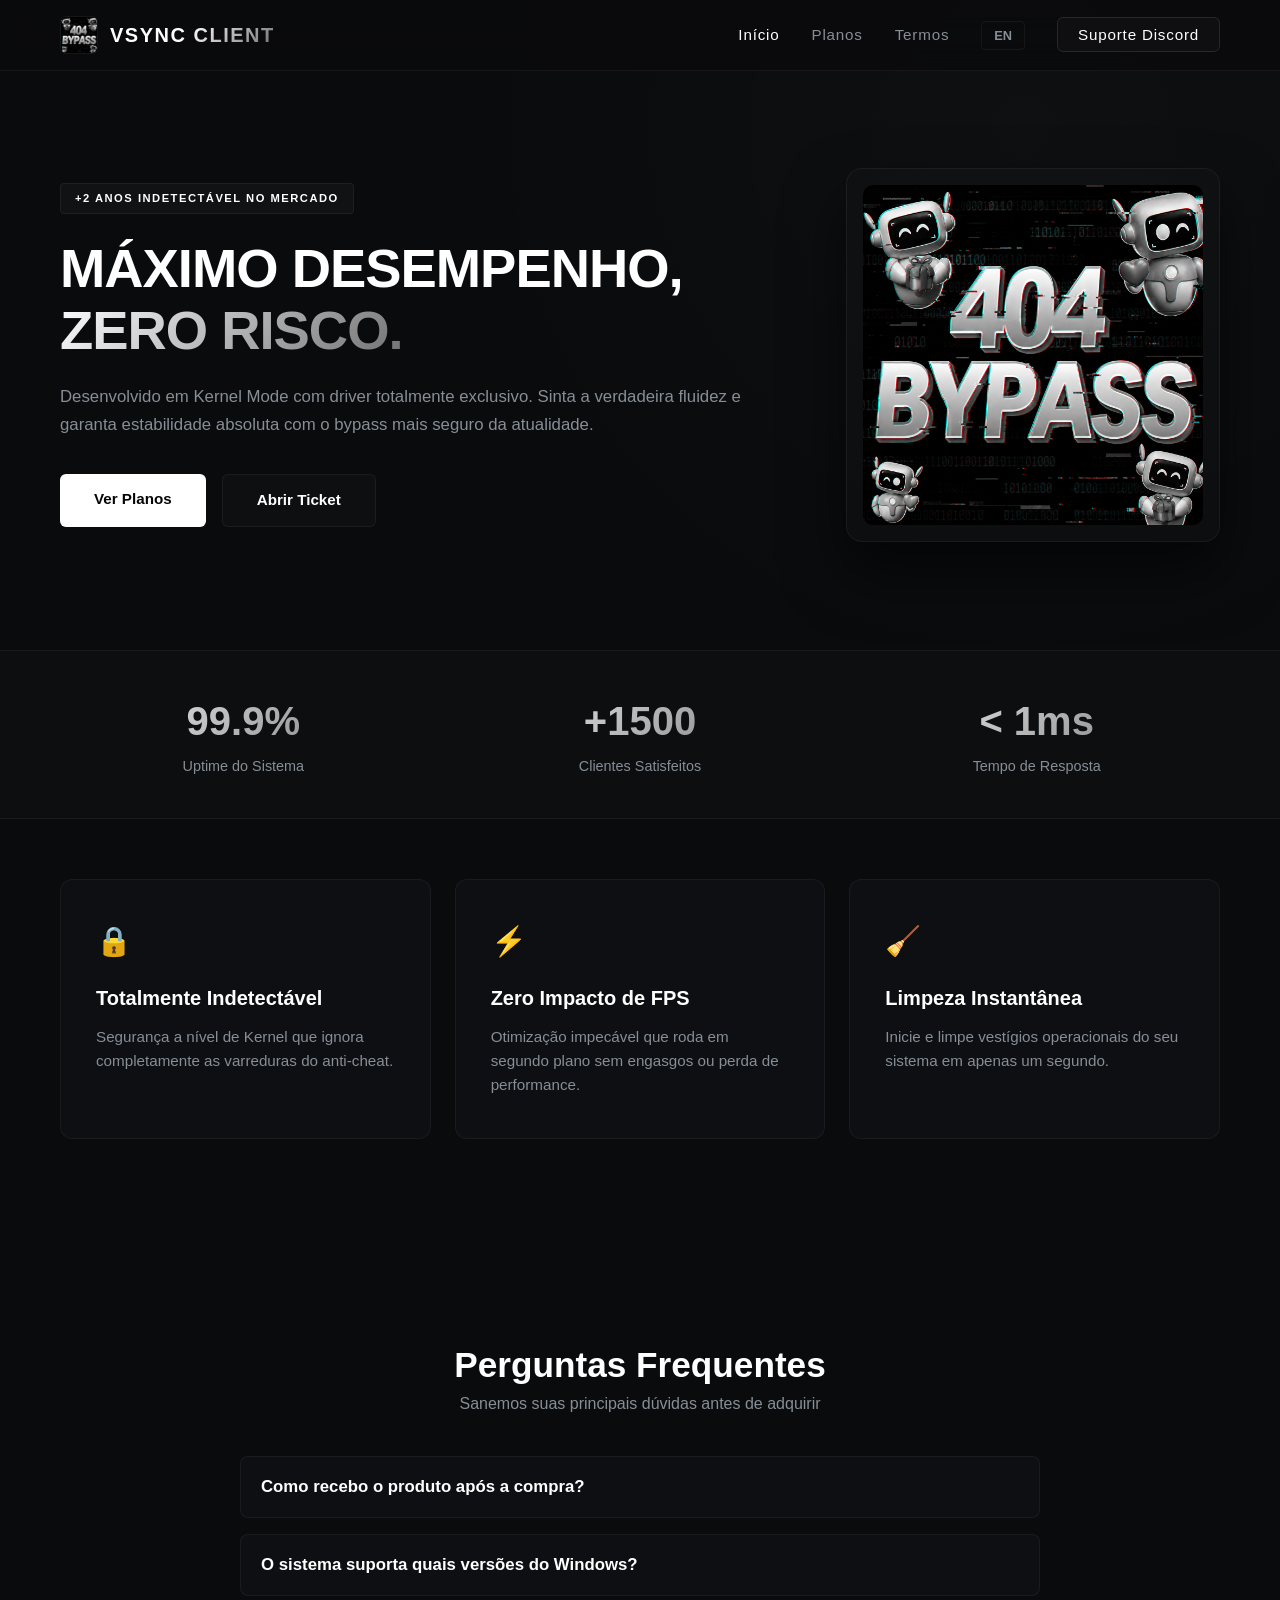
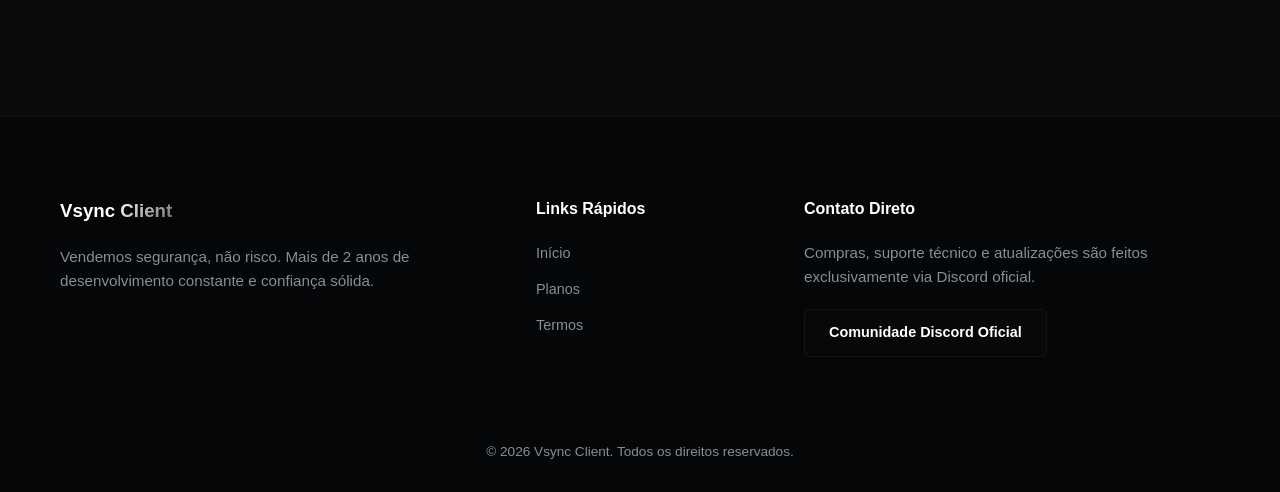
<file: index.html>
<!DOCTYPE html>
<html lang="pt-BR">
<head>
    <meta charset="UTF-8">
    <meta name="viewport" content="width=device-width, initial-scale=1.0">
    <title>Vsync Client | Máximo Desempenho, Zero Risco</title>
    <link rel="stylesheet" href="style.css">
</head>
<body>

    <nav class="navbar">
        <div class="container">
            <div class="nav-container">
                <div class="logo-area">
                    <img src="404.png" alt="Vsync Client" class="nav-logo">
                    <span class="logo-text">Vsync <span class="accent">Client</span></span>
                </div>
                <ul class="nav-links">
                    <li><a href="index.html" class="active" data-lang-pt="Início" data-lang-en="Home">Início</a></li>
                    <li><a href="produtos.html" data-lang-pt="Planos" data-lang-en="Plans">Planos</a></li>
                    <li><a href="termos.html" data-lang-pt="Termos" data-lang-en="Terms">Termos</a></li>
                    <li><button id="lang-toggle" class="btn-lang">EN</button></li>
                    <li><a href="https://discord.gg/RQXc3rwEGZ" target="_blank" class="btn-suporte" data-lang-pt="Suporte Discord" data-lang-en="Discord Support">Suporte Discord</a></li>
                </ul>
            </div>
        </div>
    </nav>

    <div class="page-wrapper">
        <div class="container">
            <div class="hero-grid">
                <div class="hero-content">
                    <span class="badge" data-lang-pt="+2 Anos Indetectável no Mercado" data-lang-en="+2 Years Undetected on Market">+2 Anos Indetectável no Mercado</span>
                    <h1 id="hero-title">MÁXIMO DESEMPENHO, <br><span class="gradient-text">ZERO RISCO.</span></h1>
                    <p id="hero-desc">Desenvolvido em Kernel Mode com driver totalmente exclusivo. Sinta a verdadeira fluidez e garanta estabilidade absoluta com o bypass mais seguro da atualidade.</p>
                    <div class="hero-btns">
                        <a href="produtos.html" class="btn-primary" data-lang-pt="Ver Planos" data-lang-en="View Plans">Ver Planos</a>
                        <a href="https://discord.gg/RQXc3rwEGZ" target="_blank" class="btn-secondary" data-lang-pt="Abrir Ticket" data-lang-en="Open Ticket">Abrir Ticket</a>
                    </div>
                </div>
                <div class="hero-image-area">
                    <div class="logo-glow-wrapper">
                        <img src="404.png" alt="Vsync Logo" class="hero-logo">
                    </div>
                </div>
            </div>
        </div>
    </div>

    <section class="stats-section">
        <div class="container">
            <div class="stats-grid">
                <div class="stat-item">
                    <h2 class="gradient-text">99.9%</h2>
                    <p data-lang-pt="Uptime do Sistema" data-lang-en="System Uptime">Uptime do Sistema</p>
                </div>
                <div class="stat-item">
                    <h2 class="gradient-text">+1500</h2>
                    <p data-lang-pt="Clientes Satisfeitos" data-lang-en="Satisfied Clients">Clientes Satisfeitos</p>
                </div>
                <div class="stat-item">
                    <h2 class="gradient-text">&lt; 1ms</h2>
                    <p data-lang-pt="Tempo de Resposta" data-lang-en="Response Time">Tempo de Resposta</p>
                </div>
            </div>
        </div>
    </section>

    <section class="features">
        <div class="container">
            <div class="features-grid">
                <div class="feature-card">
                    <div class="icon">🔒</div>
                    <h3 data-lang-pt="Totalmente Indetectável" data-lang-en="Fully Undetected">Totalmente Indetectável</h3>
                    <p data-lang-pt="Segurança a nível de Kernel que ignora completamente as varreduras do anti-cheat." data-lang-en="Kernel-level security that completely bypasses anti-cheat scans.">Segurança a nível de Kernel que ignora completamente as varreduras do anti-cheat.</p>
                </div>
                <div class="feature-card">
                    <div class="icon">⚡</div>
                    <h3 data-lang-pt="Zero Impacto de FPS" data-lang-en="Zero FPS Impact">Zero Impacto de FPS</h3>
                    <p data-lang-pt="Otimização impecável que roda em segundo plano sem engasgos ou perda de performance." data-lang-en="Impeccable optimization running in the background without stutters or performance loss.">Otimização impecável que roda em segundo plano sem engasgos ou perda de performance.</p>
                </div>
                <div class="feature-card">
                    <div class="icon">🧹</div>
                    <h3 data-lang-pt="Limpeza Instantânea" data-lang-en="Instant Cleaner">Limpeza Instantânea</h3>
                    <p data-lang-pt="Inicie e limpe vestígios operacionais do seu sistema em apenas um segundo." data-lang-en="Launch and clean operational traces from your system in just a second.">Inicie e limpe vestígios operacionais do seu sistema em apenas um segundo.</p>
                </div>
            </div>
        </div>
    </section>

    <section class="faq-section">
        <div class="container">
            <div class="faq-header">
                <h2 data-lang-pt="Perguntas Frequentes" data-lang-en="Frequently Asked Questions">Perguntas Frequentes</h2>
                <p data-lang-pt="Sanemos suas principais dúvidas antes de adquirir" data-lang-en="Clear your main doubts before purchasing">Sanemos suas principais dúvidas antes de adquirir</p>
            </div>
            <div class="faq-container">
                <div class="faq-item">
                    <button class="faq-question" data-lang-pt="Como recebo o produto após a compra?" data-lang-en="How do I receive the product after purchase?">Como recebo o produto após a compra?</button>
                    <div class="faq-answer">
                        <p data-lang-pt="A entrega é totalmente automatizada via ticket no nosso Discord logo após a confirmação do pagamento." data-lang-en="Delivery is fully automated via ticket on our Discord right after payment confirmation.">A entrega é totalmente automatizada via ticket no nosso Discord logo após a confirmação do pagamento.</p>
                    </div>
                </div>
                <div class="faq-item">
                    <button class="faq-question" data-lang-pt="O sistema suporta quais versões do Windows?" data-lang-en="Which Windows versions are supported?">O sistema suporta quais versões do Windows?</button>
                    <div class="faq-answer">
                        <p data-lang-pt="Suportamos Windows 10 e Windows 11 em todas as suas builds recentes." data-lang-en="We support Windows 10 and Windows 11 across all recent builds.">Suportamos Windows 10 e Windows 11 em todas as suas builds recentes.</p>
                    </div>
                </div>
            </div>
        </div>
    </section>

    <footer>
        <div class="container">
            <div class="footer-container">
                <div>
                    <h3>Vsync <span class="accent">Client</span></h3>
                    <p data-lang-pt="Vendemos segurança, não risco. Mais de 2 anos de desenvolvimento constante e confiança sólida." data-lang-en="We sell security, not risk. Over 2 years of constant development and solid trust.">Vendemos segurança, não risco. Mais de 2 anos de desenvolvimento constante e confiança sólida.</p>
                </div>
                <div>
                    <h4 data-lang-pt="Links Rápidos" data-lang-en="Quick Links">Links Rápidos</h4>
                    <ul>
                        <li><a href="index.html" data-lang-pt="Início" data-lang-en="Home">Início</a></li>
                        <li><a href="produtos.html" data-lang-pt="Planos" data-lang-en="Plans">Planos</a></li>
                        <li><a href="termos.html" data-lang-pt="Termos" data-lang-en="Terms">Termos</a></li>
                    </ul>
                </div>
                <div>
                    <h4 data-lang-pt="Contato Direto" data-lang-en="Direct Contact">Contato Direto</h4>
                    <p data-lang-pt="Compras, suporte técnico e atualizações são feitos exclusivamente via Discord oficial." data-lang-en="Purchases, technical support, and updates are done exclusively via our official Discord.">Compras, suporte técnico e atualizações são feitos exclusivamente via Discord oficial.</p>
                    <a href="https://discord.gg/RQXc3rwEGZ" target="_blank" class="btn-footer-discord" data-lang-pt="Comunidade Discord Oficial" data-lang-en="Official Discord Community">Comunidade Discord Oficial</a>
                </div>
            </div>
            <div class="footer-bottom">
                <p>&copy; 2026 Vsync Client. <span data-lang-pt="Todos os direitos reservados." data-lang-en="All rights reserved.">Todos os direitos reservados.</span></p>
            </div>
        </div>
    </footer>

    <script src="script.js"></script>
</body>
</html>
</file>
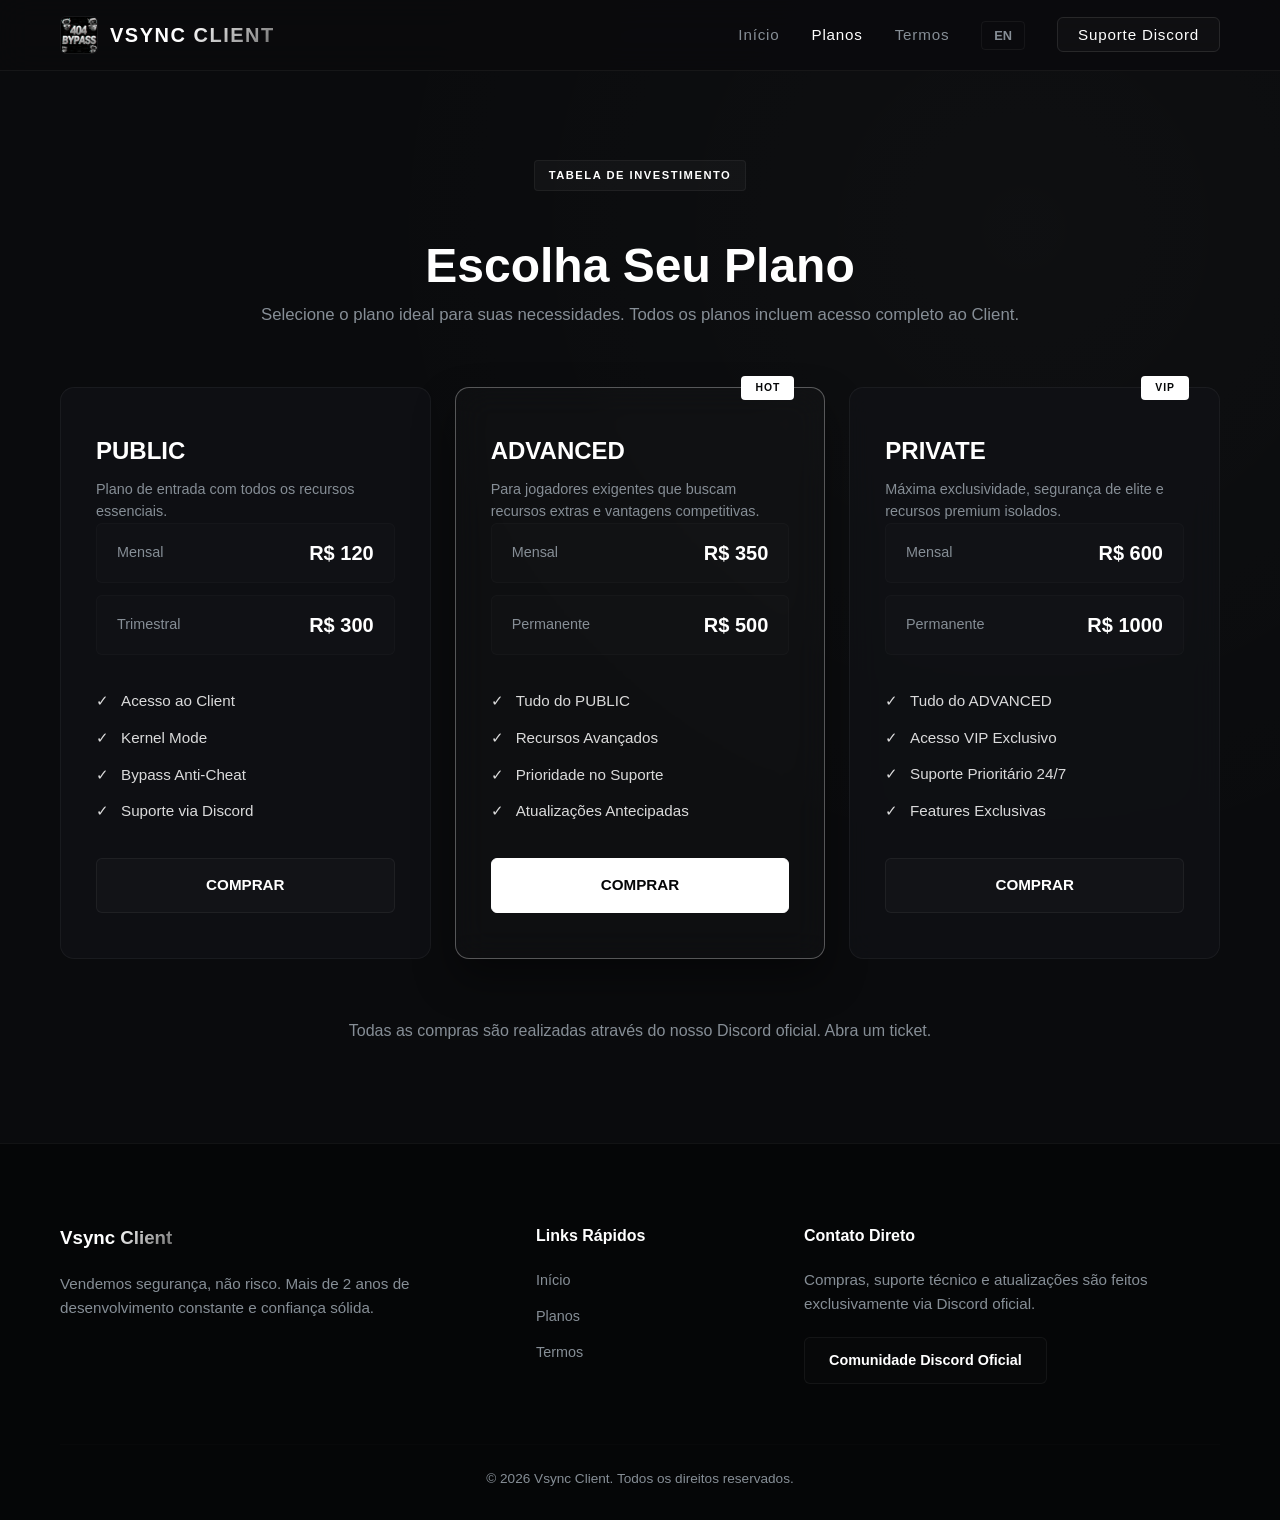
<file: produtos.html>
<!DOCTYPE html>
<html lang="pt-BR">
<head>
    <meta charset="UTF-8">
    <meta name="viewport" content="width=device-width, initial-scale=1.0">
    <title>Planos | Vsync Client</title>
    <link rel="stylesheet" href="style.css">
</head>
<body>

    <nav class="navbar">
        <div class="container">
            <div class="nav-container">
                <div class="logo-area">
                    <img src="404.png" alt="Vsync Client" class="nav-logo">
                    <span class="logo-text">Vsync <span class="accent">Client</span></span>
                </div>
                <ul class="nav-links">
                    <li><a href="index.html" data-lang-pt="Início" data-lang-en="Home">Início</a></li>
                    <li><a href="produtos.html" class="active" data-lang-pt="Planos" data-lang-en="Plans">Planos</a></li>
                    <li><a href="termos.html" data-lang-pt="Termos" data-lang-en="Terms">Termos</a></li>
                    <li><button id="lang-toggle" class="btn-lang">EN</button></li>
                    <li><a href="https://discord.gg/RQXc3rwEGZ" target="_blank" class="btn-suporte" data-lang-pt="Suporte Discord" data-lang-en="Discord Support">Suporte Discord</a></li>
                </ul>
            </div>
        </div>
    </nav>

    <div class="page-wrapper">
        <div class="container">
            <div class="pricing-wrapper">
                <div class="pricing-header">
                    <span class="badge" data-lang-pt=" TABELA DE INVESTIMENTO" data-lang-en=" INVESTMENT TABLE"> TABELA DE INVESTIMENTO</span>
                    <h2 data-lang-pt="Escolha Seu Plano" data-lang-en="Choose Your Plan">Escolha Seu Plano</h2>
                    <p data-lang-pt="Selecione o plano ideal para suas necessidades. Todos os planos incluem acesso completo ao Client." data-lang-en="Select the ideal plan for your needs. All plans include full access to the Client.">Selecione o plano ideal para suas necessidades. Todos os planos incluem acesso completo ao Client.</p>
                </div>

                <div class="pricing-grid">
                    <div class="price-card">
                        <div class="card-header">
                            <h3>PUBLIC</h3>
                            <p data-lang-pt="Plano de entrada com todos os recursos essenciais." data-lang-en="Entry-level plan with all essential features.">Plano de entrada com todos os recursos essenciais.</p>
                        </div>
                        <div class="price-box">
                            <span class="period" data-lang-pt="Mensal" data-lang-en="Monthly">Mensal</span>
                            <span class="value">R$ 120</span>
                        </div>
                        <div class="price-box">
                            <span class="period" data-lang-pt="Trimestral" data-lang-en="Quarterly">Trimestral</span>
                            <span class="value">R$ 300</span>
                        </div>
                        <ul class="benefits-list">
                            <li><span class="check">✓</span> <span data-lang-pt="Acesso ao Client" data-lang-en="Client Access">Acesso ao Client</span></li>
                            <li><span class="check">✓</span> Kernel Mode</li>
                            <li><span class="check">✓</span> Bypass Anti-Cheat</li>
                            <li><span class="check">✓</span> <span data-lang-pt="Suporte via Discord" data-lang-en="Discord Support">Suporte via Discord</span></li>
                        </ul>
                        <a href="https://discord.gg/RQXc3rwEGZ" target="_blank" class="btn-buy" data-lang-pt="COMPRAR" data-lang-en="BUY NOW">COMPRAR</a>
                    </div>

                    <div class="price-card featured">
                        <div class="hot-badge"> HOT</div>
                        <div class="card-header">
                            <h3>ADVANCED</h3>
                            <p data-lang-pt="Para jogadores exigentes que buscam recursos extras e vantagens competitivas." data-lang-en="For demanding players seeking extra features and competitive advantages.">Para jogadores exigentes que buscam recursos extras e vantagens competitivas.</p>
                        </div>
                        <div class="price-box">
                            <span class="period" data-lang-pt="Mensal" data-lang-en="Monthly">Mensal</span>
                            <span class="value">R$ 350</span>
                        </div>
                        <div class="price-box">
                            <span class="period" data-lang-pt="Permanente" data-lang-en="Lifetime">Permanente</span>
                            <span class="value">R$ 500</span>
                        </div>
                        <ul class="benefits-list">
                            <li><span class="check">✓</span> <span data-lang-pt="Tudo do PUBLIC" data-lang-en="Everything in PUBLIC">Tudo do PUBLIC</span></li>
                            <li><span class="check">✓</span> <span data-lang-pt="Recursos Avançados" data-lang-en="Advanced Features">Recursos Avançados</span></li>
                            <li><span class="check">✓</span> <span data-lang-pt="Prioridade no Suporte" data-lang-en="Priority Support">Prioridade no Suporte</span></li>
                            <li><span class="check">✓</span> <span data-lang-pt="Atualizações Antecipadas" data-lang-en="Early Updates">Atualizações Antecipadas</span></li>
                        </ul>
                        <a href="https://discord.gg/RQXc3rwEGZ" target="_blank" class="btn-buy btn-featured" data-lang-pt="COMPRAR" data-lang-en="BUY NOW">COMPRAR</a>
                    </div>

                    <div class="price-card">
                        <div class="vip-badge"> VIP</div>
                        <div class="card-header">
                            <h3>PRIVATE</h3>
                            <p data-lang-pt="Máxima exclusividade, segurança de elite e recursos premium isolados." data-lang-en="Maximum exclusivity, elite security, and isolated premium features.">Máxima exclusividade, segurança de elite e recursos premium isolados.</p>
                        </div>
                        <div class="price-box">
                            <span class="period" data-lang-pt="Mensal" data-lang-en="Monthly">Mensal</span>
                            <span class="value">R$ 600</span>
                        </div>
                        <div class="price-box">
                            <span class="period" data-lang-pt="Permanente" data-lang-en="Lifetime">Permanente</span>
                            <span class="value">R$ 1000</span>
                        </div>
                        <ul class="benefits-list">
                            <li><span class="check">✓</span> <span data-lang-pt="Tudo do ADVANCED" data-lang-en="Everything in ADVANCED">Tudo do ADVANCED</span></li>
                            <li><span class="check">✓</span> <span data-lang-pt="Acesso VIP Exclusivo" data-lang-en="Exclusive VIP Access">Acesso VIP Exclusivo</span></li>
                            <li><span class="check">✓</span> <span data-lang-pt="Suporte Prioritário 24/7" data-lang-en="24/7 Priority Support">Suporte Prioritário 24/7</span></li>
                            <li><span class="check">✓</span> <span data-lang-pt="Features Exclusivas" data-lang-en="Exclusive Features">Features Exclusivas</span></li>
                        </ul>
                        <a href="https://discord.gg/RQXc3rwEGZ" target="_blank" class="btn-buy" data-lang-pt="COMPRAR" data-lang-en="BUY NOW">COMPRAR</a>
                    </div>
                </div>

                <p class="pricing-notice" data-lang-pt="Todas as compras são realizadas através do nosso Discord oficial. Abra um ticket." data-lang-en="All purchases are made through our official Discord. Open a ticket.">Todas as compras são realizadas através do nosso Discord oficial. <a href="https://discord.gg/RQXc3rwEGZ" target="_blank">Abra um ticket.</a></p>
            </div>
        </div>
    </div>

    <footer>
        <div class="container">
            <div class="footer-container">
                <div>
                    <h3>Vsync <span class="accent">Client</span></h3>
                    <p data-lang-pt="Vendemos segurança, não risco. Mais de 2 anos de desenvolvimento constante e confiança sólida." data-lang-en="We sell security, not risk. Over 2 years of constant development and solid trust.">Vendemos segurança, não risco. Mais de 2 anos de desenvolvimento constante e confiança sólida.</p>
                </div>
                <div>
                    <h4 data-lang-pt="Links Rápidos" data-lang-en="Quick Links">Links Rápidos</h4>
                    <ul>
                        <li><a href="index.html" data-lang-pt="Início" data-lang-en="Home">Início</a></li>
                        <li><a href="produtos.html" data-lang-pt="Planos" data-lang-en="Plans">Planos</a></li>
                        <li><a href="termos.html" data-lang-pt="Termos" data-lang-en="Terms">Termos</a></li>
                    </ul>
                </div>
                <div>
                    <h4 data-lang-pt="Contato Direto" data-lang-en="Direct Contact">Contato Direto</h4>
                    <p data-lang-pt="Compras, suporte técnico e atualizações são feitos exclusivamente via Discord oficial." data-lang-en="Purchases, technical support, and updates are done exclusively via our official Discord.">Compras, suporte técnico e atualizações são feitos exclusivamente via Discord oficial.</p>
                    <a href="https://discord.gg/RQXc3rwEGZ" target="_blank" class="btn-footer-discord" data-lang-pt="Comunidade Discord Oficial" data-lang-en="Official Discord Community">Comunidade Discord Oficial</a>
                </div>
            </div>
            <div class="footer-bottom">
                <p>&copy; 2026 Vsync Client. <span data-lang-pt="Todos os direitos reservados." data-lang-en="All rights reserved.">Todos os direitos reservados.</span></p>
            </div>
        </div>
    </footer>

    <script src="script.js"></script>
</body>
</html>
</file>
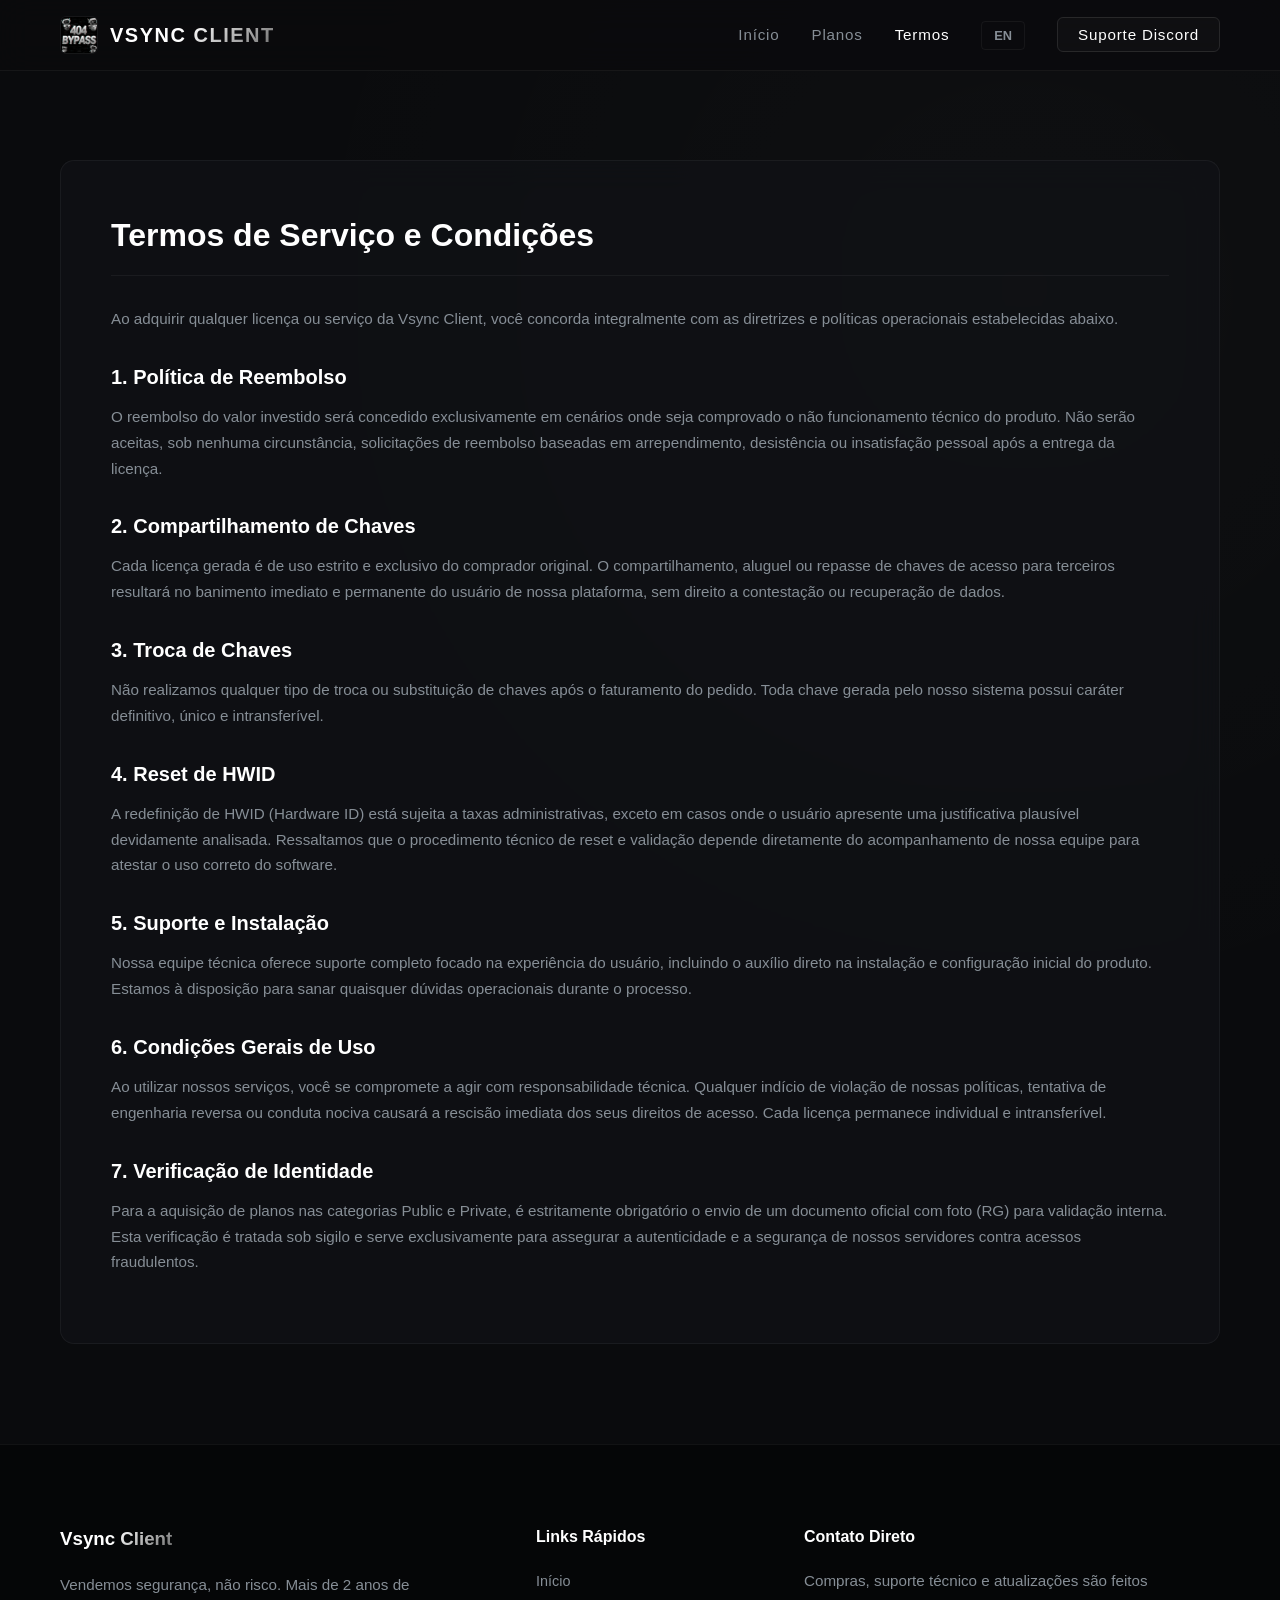
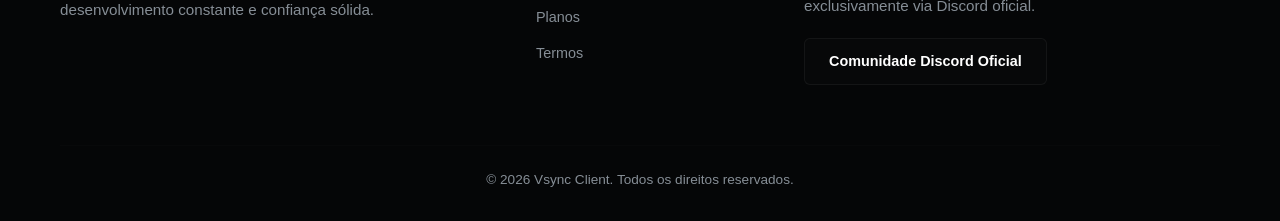
<file: termos.html>
<!DOCTYPE html>
<html lang="pt-BR">
<head>
    <meta charset="UTF-8">
    <meta name="viewport" content="width=device-width, initial-scale=1.0">
    <title>Termos de Uso | Vsync Client</title>
    <link rel="stylesheet" href="style.css">
</head>
<body>

    <nav class="navbar">
        <div class="container">
            <div class="nav-container">
                <div class="logo-area">
                    <img src="404.png" alt="Vsync Client" class="nav-logo">
                    <span class="logo-text">Vsync <span class="accent">Client</span></span>
                </div>
                <ul class="nav-links">
                    <li><a href="index.html" data-lang-pt="Início" data-lang-en="Home">Início</a></li>
                    <li><a href="produtos.html" data-lang-pt="Planos" data-lang-en="Plans">Planos</a></li>
                    <li><a href="termos.html" class="active" data-lang-pt="Termos" data-lang-en="Terms">Termos</a></li>
                    <li><button id="lang-toggle" class="btn-lang">EN</button></li>
                    <li><a href="https://discord.gg/RQXc3rwEGZ" target="_blank" class="btn-suporte" data-lang-pt="Suporte Discord" data-lang-en="Discord Support">Suporte Discord</a></li>
                </ul>
            </div>
        </div>
    </nav>

    <div class="page-wrapper">
        <div class="container">
            <div class="terms-content">
                <h2 data-lang-pt="Termos de Serviço e Condições" data-lang-en="Terms of Service & Conditions">Termos de Serviço e Condições</h2>
                <p data-lang-pt="Ao adquirir qualquer licença ou serviço da Vsync Client, você concorda integralmente com as diretrizes e políticas operacionais estabelecidas abaixo." data-lang-en="By purchasing any license or service from Vsync Client, you fully agree to the guidelines and operational policies established below.">Ao adquirir qualquer licença ou serviço da Vsync Client, você concorda integralmente com as diretrizes e políticas operacionais estabelecidas abaixo.</p>
                
                <h3 data-lang-pt="1. Política de Reembolso" data-lang-en="1. Refund Policy">1. Política de Reembolso</h3>
                <p data-lang-pt="O reembolso do valor investido será concedido exclusivamente em cenários onde seja comprovado o não funcionamento técnico do produto. Não serão aceitas, sob nenhuma circunstância, solicitações de reembolso baseadas em arrependimento, desistência ou insatisfação pessoal após a entrega da licença." data-lang-en="Refunds will be granted exclusively in scenarios where technical malfunction of the product is proven. Under no circumstances will refund requests based on regret, cancellation, or personal dissatisfaction be accepted after the license delivery.">O reembolso do valor investido será concedido exclusivamente em cenários onde seja comprovado o não funcionamento técnico do produto. Não serão aceitas, sob nenhuma circunstância, solicitações de reembolso baseadas em arrependimento, desistência ou insatisfação pessoal após a entrega da licença.</p>

                <h3 data-lang-pt="2. Compartilhamento de Chaves" data-lang-en="2. Key Sharing">2. Compartilhamento de Chaves</h3>
                <p data-lang-pt="Cada licença gerada é de uso estrito e exclusivo do comprador original. O compartilhamento, aluguel ou repasse de chaves de acesso para terceiros resultará no banimento imediato e permanente do usuário de nossa plataforma, sem direito a contestação ou recuperação de dados." data-lang-en="Each generated license is for the strict and exclusive use of the original buyer. Sharing, renting, or transferring access keys to third parties will result in an immediate and permanent ban from our platform, with no right to dispute or data recovery.">Cada licença gerada é de uso estrito e exclusivo do comprador original. O compartilhamento, aluguel ou repasse de chaves de acesso para terceiros resultará no banimento imediato e permanente do usuário de nossa plataforma, sem direito a contestação ou recuperação de dados.</p>

                <h3 data-lang-pt="3. Troca de Chaves" data-lang-en="3. Key Exchange">3. Troca de Chaves</h3>
                <p data-lang-pt="Não realizamos qualquer tipo de troca ou substituição de chaves após o faturamento do pedido. Toda chave gerada pelo nosso sistema possui caráter definitivo, único e intransferível." data-lang-en="We do not perform any type of key exchange or replacement after the order billing. Every key generated by our system is definitive, unique, and non-transferable.">Não realizamos qualquer tipo de troca ou substituição de chaves após o faturamento do pedido. Toda chave gerada pelo nosso sistema possui caráter definitivo, único e intransferível.</p>

                <h3 data-lang-pt="4. Reset de HWID" data-lang-en="4. HWID Reset">4. Reset de HWID</h3>
                <p data-lang-pt="A redefinição de HWID (Hardware ID) está sujeita a taxas administrativas, exceto em casos onde o usuário apresente uma justificativa plausível devidamente analisada. Ressaltamos que o procedimento técnico de reset e validação depende diretamente do acompanhamento de nossa equipe para atestar o uso correto do software." data-lang-en="HWID (Hardware ID) resets are subject to administrative fees, except in cases where the user presents a plausible justification analyzed by management. We emphasize that the technical reset and validation process directly depends on our team's oversight to ensure proper software usage.">A redefinição de HWID (Hardware ID) está sujeita a taxas administrativas, exceto em casos onde o usuário apresente uma justificativa plausível devidamente analisada. Ressaltamos que o procedimento técnico de reset e validação depende diretamente do acompanhamento de nossa equipe para atestar o uso correto do software.</p>

                <h3 data-lang-pt="5. Suporte e Instalação" data-lang-en="5. Support and Installation">5. Suporte e Instalação</h3>
                <p data-lang-pt="Nossa equipe técnica oferece suporte completo focado na experiência do usuário, incluindo o auxílio direto na instalação e configuração inicial do produto. Estamos à disposição para sanar quaisquer dúvidas operacionais durante o processo." data-lang-en="Our technical team offers comprehensive support focused on user experience, including direct assistance during product installation and initial setup. We are available to clear up any operational doubts during the process.">Nossa equipe técnica oferece suporte completo focado na experiência do usuário, incluindo o auxílio direto na instalação e configuração inicial do produto. Estamos à disposição para sanar quaisquer dúvidas operacionais durante o processo.</p>

                <h3 data-lang-pt="6. Condições Gerais de Uso" data-lang-en="6. General Terms of Use">6. Condições Gerais de Uso</h3>
                <p data-lang-pt="Ao utilizar nossos serviços, você se compromete a agir com responsabilidade técnica. Qualquer indício de violação de nossas políticas, tentativa de engenharia reversa ou conduta nociva causará a rescisão imediata dos seus direitos de acesso. Cada licença permanece individual e intransferível." data-lang-en="By using our services, you commit to acting with technical responsibility. Any sign of policy violation, reverse engineering attempts, or harmful behavior will cause the immediate termination of your access rights. Each license remains individual and non-transferable.">Ao utilizar nossos serviços, você se compromete a agir com responsabilidade técnica. Qualquer indício de violação de nossas políticas, tentativa de engenharia reversa ou conduta nociva causará a rescisão imediata dos seus direitos de acesso. Cada licença permanece individual e intransferível.</p>

                <h3 data-lang-pt="7. Verificação de Identidade " data-lang-en="7. Identity Verification (KYC)">7. Verificação de Identidade </h3>
                <p data-lang-pt="Para a aquisição de planos nas categorias Public e Private, é estritamente obrigatório o envio de um documento oficial com foto (RG) para validação interna. Esta verificação é tratada sob sigilo e serve exclusivamente para assegurar a autenticidade e a segurança de nossos servidores contra acessos fraudulentos." data-lang-en="For plan acquisitions in the Public and Private categories, it is strictly mandatory to submit an official photo ID (RG) for internal validation. This verification is handled under total confidentiality and serves exclusively to ensure authenticity and server security against fraudulent access.">Para a aquisição de planos nas categorias Public e Private, é estritamente obrigatório o envio de um documento oficial com foto (RG) para validação interna. Esta verificação é tratada sob sigilo e serve exclusivamente para assegurar a autenticidade e a segurança de nossos servidores contra acessos fraudulentos.</p>
            </div>
        </div>
    </div>

    <footer>
        <div class="container">
            <div class="footer-container">
                <div>
                    <h3>Vsync <span class="accent">Client</span></h3>
                    <p data-lang-pt="Vendemos segurança, não risco. Mais de 2 anos de desenvolvimento constante e confiança sólida." data-lang-en="We sell security, not risk. Over 2 years of constant development and solid trust.">Vendemos segurança, não risco. Mais de 2 anos de desenvolvimento constante e confiança sólida.</p>
                </div>
                <div>
                    <h4 data-lang-pt="Links Rápidos" data-lang-en="Quick Links">Links Rápidos</h4>
                    <ul>
                        <li><a href="index.html" data-lang-pt="Início" data-lang-en="Home">Início</a></li>
                        <li><a href="produtos.html" data-lang-pt="Planos" data-lang-en="Plans">Planos</a></li>
                        <li><a href="termos.html" data-lang-pt="Termos" data-lang-en="Terms">Termos</a></li>
                    </ul>
                </div>
                <div>
                    <h4 data-lang-pt="Contato Direto" data-lang-en="Direct Contact">Contato Direto</h4>
                    <p data-lang-pt="Compras, suporte técnico e atualizações são feitos exclusivamente via Discord oficial." data-lang-en="Purchases, technical support, and updates are done exclusively via our official Discord.">Compras, suporte técnico e atualizações são feitos exclusivamente via Discord oficial.</p>
                    <a href="https://discord.gg/RQXc3rwEGZ" target="_blank" class="btn-footer-discord" data-lang-pt="Comunidade Discord Oficial" data-lang-en="Official Discord Community">Comunidade Discord Oficial</a>
                </div>
            </div>
            <div class="footer-bottom">
                <p>&copy; 2026 Vsync Client. <span data-lang-pt="Todos os direitos reservados." data-lang-en="All rights reserved.">Todos os direitos reservados.</span></p>
            </div>
        </div>
    </footer>

    <script src="script.js"></script>
</body>
</html>
</file>
<file: style.css>
/* --- CONFIGURAÇÕES GLOBAIS --- */
* {
    margin: 0;
    padding: 0;
    box-sizing: border-box;
    font-family: 'Segoe UI', Roboto, sans-serif;
}

:root {
    --bg-darker: #050607;
    --bg-main: #0a0b0d;
    --bg-card: rgba(17, 19, 23, 0.65);
    --bg-nav: rgba(10, 11, 13, 0.8);
    --border-color: rgba(255, 255, 255, 0.05);
    --border-hover: rgba(255, 255, 255, 0.15);
    --text-main: #f1f3f5;
    --text-muted: #868e96;
    --gradient-silver: linear-gradient(135deg, #ffffff 0%, #b5b5b5 50%, #707070 100%);
    --glass-blur: blur(16px);
}

body {
    background-color: var(--bg-main);
    color: var(--text-main);
    overflow-x: hidden;
    -webkit-user-select: none;
    -moz-user-select: none;
    -ms-user-select: none;
    user-select: none;
    line-height: 1.5;
}

/* Centralizador de conteúdo rígido - Corrige o erro da imagem estourada */
.container {
    max-width: 1200px;
    margin: 0 auto;
    padding: 0 20px;
    width: 100%;
}

/* --- NAVBAR PREMIUM --- */
.navbar {
    background-color: var(--bg-nav);
    backdrop-filter: var(--glass-blur);
    -webkit-backdrop-filter: var(--glass-blur);
    border-bottom: 1px solid var(--border-color);
    position: fixed;
    top: 0;
    width: 100%;
    z-index: 1000;
}

.nav-container {
    display: flex;
    justify-content: space-between;
    align-items: center;
    padding: 16px 0;
}

.logo-area {
    display: flex;
    align-items: center;
    gap: 12px;
}

.nav-logo {
    width: 38px;
    height: 38px;
    border-radius: 6px;
    object-fit: cover;
    border: 1px solid var(--border-color);
}

.logo-text {
    font-size: 1.25rem;
    font-weight: 800;
    color: #fff;
    letter-spacing: 1.5px;
    text-transform: uppercase;
}

.accent {
    background: var(--gradient-silver);
    -webkit-background-clip: text;
    -webkit-text-fill-color: transparent;
}

.nav-links {
    display: flex;
    align-items: center;
    list-style: none;
    gap: 32px;
}

.nav-links a {
    color: var(--text-muted);
    text-decoration: none;
    font-size: 0.95rem;
    font-weight: 500;
    letter-spacing: 0.8px;
    transition: color 0.3s ease;
}

.nav-links a:hover, .nav-links a.active {
    color: #fff;
}

.btn-suporte {
    border: 1px solid rgba(255, 255, 255, 0.1);
    padding: 8px 20px;
    border-radius: 6px;
    color: #fff !important;
    background: rgba(255, 255, 255, 0.02);
    transition: all 0.3s ease;
}

.btn-suporte:hover {
    background: #fff;
    color: var(--bg-darker) !important;
    box-shadow: 0 0 20px rgba(255, 255, 255, 0.2);
    border-color: #fff;
}

/* --- BLOCO PADRÃO ANTI-ZOOM (UNIFICAÇÃO VERTICAL CORRIGIDA) --- */
.page-wrapper {
    padding: 160px 0 100px 0;
    min-height: calc(100vh - 250px);
    display: flex;
    align-items: center;
    background: radial-gradient(circle at 80% 20%, rgba(255, 255, 255, 0.02) 0%, transparent 50%);
}

/* --- CONFIGURAÇÃO DA GRADE HERO (INÍCIO) --- */
.hero-grid {
    display: flex;
    align-items: center;
    justify-content: space-between;
    gap: 60px;
    width: 100%;
}

.hero-content {
    flex: 1;
}

.badge {
    background: rgba(255, 255, 255, 0.03);
    border: 1px solid var(--border-color);
    color: #fff;
    padding: 6px 14px;
    border-radius: 4px;
    font-size: 0.7rem;
    font-weight: 600;
    text-transform: uppercase;
    display: inline-block;
    margin-bottom: 24px;
    letter-spacing: 1.5px;
}

.hero-content h1 {
    font-size: 3.4rem;
    font-weight: 800;
    color: #fff;
    line-height: 1.15;
    margin-bottom: 20px;
    letter-spacing: -1px;
}

.gradient-text {
    background: var(--gradient-silver);
    -webkit-background-clip: text;
    -webkit-text-fill-color: transparent;
}

.hero-content p {
    font-size: 1.05rem;
    color: var(--text-muted);
    margin-bottom: 36px;
    line-height: 1.65;
}

.hero-btns {
    display: flex;
    gap: 16px;
}

/* --- BOTÕES EXTRA ESTILIZADOS --- */
.btn-primary {
    background: #fff;
    color: var(--bg-darker);
    text-decoration: none;
    padding: 14px 34px;
    font-weight: 700;
    border-radius: 6px;
    font-size: 0.95rem;
    transition: all 0.3s cubic-bezier(0.4, 0, 0.2, 1);
}

.btn-primary:hover {
    box-shadow: 0 0 30px rgba(255, 255, 255, 0.3);
    transform: translateY(-2px);
}

.btn-secondary {
    background: rgba(255, 255, 255, 0.02);
    color: #fff;
    text-decoration: none;
    padding: 14px 34px;
    font-weight: 600;
    border-radius: 6px;
    font-size: 0.95rem;
    border: 1px solid var(--border-color);
    transition: all 0.3s ease;
}

.btn-secondary:hover {
    background: rgba(255, 255, 255, 0.06);
    border-color: var(--border-hover);
    transform: translateY(-2px);
}

.hero-image-area {
    display: flex;
    justify-content: flex-end;
    align-items: center;
}

.logo-glow-wrapper {
    position: relative;
    background: rgba(255, 255, 255, 0.01);
    border: 1px solid var(--border-color);
    padding: 16px;
    border-radius: 16px;
    box-shadow: 0 30px 60px rgba(0, 0, 0, 0.6);
}

.hero-logo {
    width: 340px;
    height: 340px;
    border-radius: 10px;
    object-fit: cover;
    display: block;
    pointer-events: none;
}

/* --- FEATURES CARD --- */
.features {
    padding: 60px 0 120px 0;
}

.features-grid {
    display: grid;
    grid-template-columns: repeat(auto-fit, minmax(300px, 1fr));
    gap: 24px;
}

.feature-card {
    background: var(--bg-card);
    backdrop-filter: var(--glass-blur);
    -webkit-backdrop-filter: var(--glass-blur);
    border: 1px solid var(--border-color);
    padding: 40px 35px;
    border-radius: 12px;
    transition: all 0.3s ease;
}

.feature-card:hover {
    border-color: var(--border-hover);
    background: rgba(255, 255, 255, 0.02);
    transform: translateY(-4px);
}

.feature-card .icon {
    font-size: 1.8rem;
    margin-bottom: 20px;
}

.feature-card h3 {
    color: #fff;
    font-size: 1.25rem;
    margin-bottom: 12px;
}

.feature-card p {
    color: var(--text-muted);
    font-size: 0.95rem;
    line-height: 1.6;
}

/* --- DESIGN DA PÁGINA DE PLANOS --- */
.pricing-wrapper {
    width: 100%;
}

.pricing-header {
    text-align: center;
    margin-bottom: 60px;
}

.pricing-header h2 {
    font-size: 3rem;
    color: #fff;
    font-weight: 800;
    margin-top: 15px;
}

.pricing-header p {
    color: var(--text-muted);
    font-size: 1.05rem;
}

.pricing-grid {
    display: grid;
    grid-template-columns: repeat(auto-fit, minmax(320px, 1fr));
    gap: 24px;
}

.price-card {
    background: var(--bg-card);
    backdrop-filter: var(--glass-blur);
    -webkit-backdrop-filter: var(--glass-blur);
    border: 1px solid var(--border-color);
    border-radius: 14px;
    padding: 45px 35px;
    position: relative;
    transition: all 0.3s ease;
}

.price-card:hover {
    transform: translateY(-4px);
    border-color: var(--border-hover);
}

.price-card.featured {
    border: 1px solid rgba(255, 255, 255, 0.3);
    background: rgba(255, 255, 255, 0.02);
    box-shadow: 0 20px 40px rgba(0, 0, 0, 0.4);
}

.hot-badge, .vip-badge {
    position: absolute;
    top: -12px;
    right: 30px;
    background: #fff;
    color: var(--bg-darker);
    padding: 4px 14px;
    border-radius: 4px;
    font-weight: 800;
    font-size: 0.65rem;
    letter-spacing: 1px;
}

.card-header h3 {
    font-size: 1.5rem;
    color: #fff;
    margin-bottom: 10px;
}

.card-header p {
    color: var(--text-muted);
    font-size: 0.9rem;
    min-height: 44px;
}

.price-box {
    display: flex;
    justify-content: space-between;
    align-items: center;
    background: rgba(255, 255, 255, 0.01);
    padding: 14px 20px;
    border-radius: 6px;
    margin-bottom: 12px;
    border: 1px solid rgba(255, 255, 255, 0.02);
}

.price-box .period {
    color: var(--text-muted);
    font-size: 0.9rem;
}

.price-box .value {
    font-size: 1.25rem;
    font-weight: 700;
    color: #fff;
}

.benefits-list {
    list-style: none;
    margin: 35px 0;
}

.benefits-list li {
    margin-bottom: 14px;
    font-size: 0.95rem;
    display: flex;
    align-items: center;
    gap: 12px;
    color: rgba(255, 255, 255, 0.85);
}

.btn-buy {
    display: block;
    text-align: center;
    background: rgba(255, 255, 255, 0.02);
    color: #fff;
    text-decoration: none;
    padding: 15px;
    border-radius: 6px;
    font-weight: 700;
    font-size: 0.95rem;
    border: 1px solid var(--border-color);
    transition: all 0.3s ease;
}

.btn-buy:hover {
    background: rgba(255, 255, 255, 0.06);
    border-color: var(--border-hover);
}

.btn-featured {
    background: #fff;
    color: var(--bg-darker);
    border-color: #fff;
}

.btn-featured:hover {
    box-shadow: 0 8px 24px rgba(255, 255, 255, 0.15);
}

.pricing-notice {
    text-align: center;
    margin-top: 60px;
    color: var(--text-muted);
}

.pricing-notice a {
    color: #fff;
    text-decoration: none;
    border-bottom: 1px solid rgba(255, 255, 255, 0.3);
}

/* --- DESIGN DA PÁGINA DE TERMOS --- */
.terms-content {
    background: var(--bg-card);
    backdrop-filter: var(--glass-blur);
    -webkit-backdrop-filter: var(--glass-blur);
    border: 1px solid var(--border-color);
    padding: 50px;
    border-radius: 14px;
    width: 100%;
}

.terms-content h2 {
    color: #fff;
    margin-bottom: 30px;
    font-size: 2rem;
    border-bottom: 1px solid var(--border-color);
    padding-bottom: 16px;
}

.terms-content h3 {
    color: #fff;
    margin: 30px 0 12px 0;
    font-size: 1.25rem;
}

.terms-content p {
    color: var(--text-muted);
    font-size: 0.95rem;
    line-height: 1.7;
    margin-bottom: 18px;
}

.terms-content ul {
    margin-left: 24px;
    margin-bottom: 24px;
    color: var(--text-muted);
}

.terms-content li {
    margin-bottom: 12px;
    line-height: 1.6;
}

/* --- FOOTER UNIFICADO --- */
footer {
    background-color: var(--bg-darker);
    border-top: 1px solid var(--border-color);
    padding: 80px 0 30px 0;
}

.footer-container {
    display: grid;
    grid-template-columns: 2fr 1fr 2fr;
    gap: 60px;
}

.footer-container h3, .footer-container h4 {
    color: #fff;
    margin-bottom: 20px;
}

.footer-container p {
    color: var(--text-muted);
    font-size: 0.95rem;
    line-height: 1.6;
}

.footer-container ul {
    list-style: none;
}

.footer-container ul li {
    margin-bottom: 12px;
}

.footer-container ul li a {
    color: var(--text-muted);
    text-decoration: none;
    font-size: 0.9rem;
    transition: color 0.3s ease;
}

.footer-container ul li a:hover {
    color: #fff;
}

.btn-footer-discord {
    display: inline-block;
    border: 1px solid var(--border-color);
    color: #fff;
    text-decoration: none;
    padding: 12px 24px;
    border-radius: 6px;
    margin-top: 20px;
    font-size: 0.9rem;
    font-weight: 600;
    background: rgba(255,255,255,0.01);
    transition: all 0.3s ease;
}

.btn-footer-discord:hover {
    background: #fff;
    color: var(--bg-darker);
    border-color: #fff;
}

.footer-bottom {
    text-align: center;
    margin-top: 60px;
    padding-top: 24px;
    border-top: 1px solid rgba(255,255,255,0.01);
    font-size: 0.85rem;
    color: var(--text-muted);
}

/* --- SISTEMA RESPONSIVO INTELIGENTE --- */
@media (max-width: 992px) {
    .page-wrapper {
        padding-top: 120px;
    }

    .hero-grid {
        flex-direction: column-reverse;
        text-align: center;
        gap: 40px;
    }

    .hero-image-area {
        justify-content: center;
        width: 100%;
    }

    .hero-logo {
        width: 260px;
        height: 260px;
    }

    .hero-content h1 {
        font-size: 2.6rem;
    }

    .hero-btns {
        justify-content: center;
    }

    .footer-container {
        grid-template-columns: 1fr;
        gap: 40px;
        text-align: center;
    }
}

@media (max-width: 600px) {
    .nav-container {
        flex-direction: column;
        gap: 14px;
    }

    .nav-links {
        gap: 16px;
        flex-wrap: wrap;
        justify-content: center;
    }

    .page-wrapper {
        padding-top: 170px;
    }

    .hero-content h1 {
        font-size: 2.1rem;
    }

    .hero-btns {
        flex-direction: column;
    }

    .pricing-header h2 {
        font-size: 2.3rem;
    }

    .terms-content {
        padding: 24px 20px;
    }
}
/* --- COMPONENTES ADICIONAIS DE MELHORIA --- */
.btn-lang {
    background: transparent;
    border: 1px solid var(--border-color);
    color: var(--text-muted);
    padding: 6px 12px;
    border-radius: 4px;
    cursor: pointer;
    font-weight: 700;
    font-size: 0.8rem;
    transition: all 0.3s ease;
}
.btn-lang:hover {
    color: #fff;
    border-color: #fff;
}

/* Status / Stats Section */
.stats-section {
    padding: 40px 0;
    border-top: 1px solid var(--border-color);
    border-bottom: 1px solid var(--border-color);
    background: rgba(255,255,255,0.01);
}
.stats-grid {
    display: grid;
    grid-template-columns: repeat(auto-fit, minmax(200px, 1fr));
    text-align: center;
    gap: 30px;
}
.stat-item h2 {
    font-size: 2.5rem;
    font-weight: 800;
}
.stat-item p {
    color: var(--text-muted);
    font-size: 0.9rem;
    margin-top: 5px;
}

/* FAQ Component */
.faq-section {
    padding: 80px 0 120px 0;
}
.faq-header {
    text-align: center;
    margin-bottom: 40px;
}
.faq-header h2 {
    font-size: 2.2rem;
    color: #fff;
}
.faq-header p {
    color: var(--text-muted);
}
.faq-container {
    max-width: 800px;
    margin: 0 auto;
    display: flex;
    flex-direction: column;
    gap: 16px;
}
.faq-item {
    background: var(--bg-card);
    border: 1px solid var(--border-color);
    border-radius: 8px;
    overflow: hidden;
}
.faq-question {
    width: 100%;
    background: transparent;
    border: none;
    color: #fff;
    text-align: left;
    padding: 20px;
    font-size: 1.05rem;
    font-weight: 600;
    cursor: pointer;
    display: flex;
    justify-content: space-between;
    align-items: center;
}
.faq-answer {
    max-height: 0;
    overflow: hidden;
    transition: max-height 0.3s ease;
    padding: 0 20px;
}
.faq-answer p {
    color: var(--text-muted);
    padding-bottom: 20px;
    font-size: 0.95rem;
    line-height: 1.6;
}
.faq-item.active .faq-answer {
    max-height: 200px;
}
</file>
